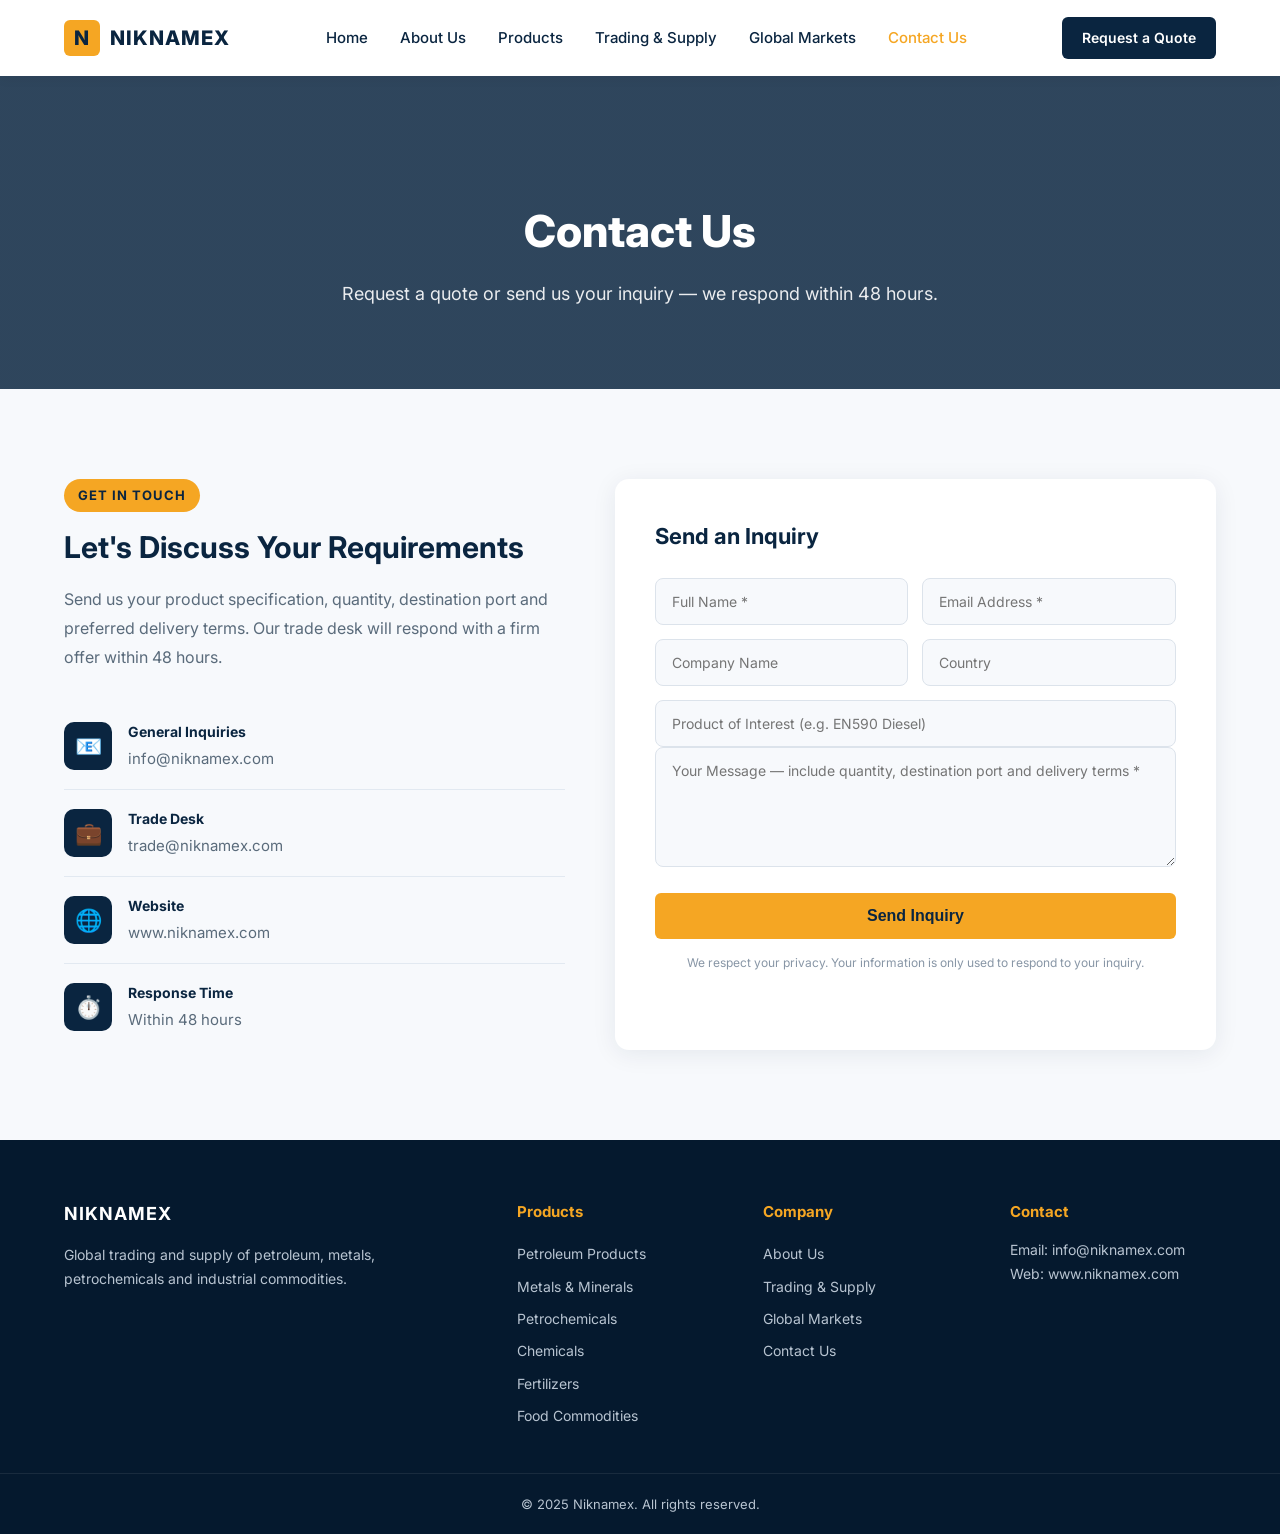
<file: contact.html>
<!DOCTYPE html>
<html lang="en">
<head>
<meta charset="UTF-8">
<meta name="viewport" content="width=device-width, initial-scale=1.0">
<title>Contact Us | Niknamex — Request a Quote</title>
<meta name="description" content="Contact Niknamex trade desk for commodity inquiries, quotations and partnership opportunities.">
<link rel="stylesheet" href="css/style.css">
<link href="https://fonts.googleapis.com/css2?family=Inter:wght@300;400;600;700;800&display=swap" rel="stylesheet">
</head>
<body>

<!-- HEADER -->
<header class="site-header">
  <div class="container nav-wrap">
    <a href="index.html" class="logo">
      <span class="logo-mark">N</span> NIKNAMEX
    </a>
    <nav class="main-nav">
      <a href="index.html">Home</a>
      <a href="about.html">About Us</a>
      <a href="products.html">Products</a>
      <a href="trading.html">Trading & Supply</a>
      <a href="markets.html">Global Markets</a>
      <a href="contact.html" class="active">Contact Us</a>
    </nav>
    <a href="contact.html" class="btn-quote">Request a Quote</a>
  </div>
</header>

<!-- PAGE HERO -->
<section class="page-hero" style="background-image:linear-gradient(rgba(10,37,64,.85),rgba(10,37,64,.85)),url('https://images.unsplash.com/photo-1494412574643-ff11b0a5c1c3?w=1920')">
  <div class="container">
    <h1>Contact Us</h1>
    <p>Request a quote or send us your inquiry — we respond within 48 hours.</p>
  </div>
</section>

<!-- CONTACT SECTION -->
<section class="contact-section">
  <div class="container contact-grid">

    <div class="contact-info">
      <span class="section-label">Get in Touch</span>
      <h2>Let's Discuss Your Requirements</h2>
      <p>Send us your product specification, quantity, destination port and preferred delivery terms. Our trade desk will respond with a firm offer within 48 hours.</p>

      <div class="contact-item">
        <div class="contact-icon">📧</div>
        <div>
          <strong>General Inquiries</strong>
          <span>info@niknamex.com</span>
        </div>
      </div>

      <div class="contact-item">
        <div class="contact-icon">💼</div>
        <div>
          <strong>Trade Desk</strong>
          <span>trade@niknamex.com</span>
        </div>
      </div>

      <div class="contact-item">
        <div class="contact-icon">🌐</div>
        <div>
          <strong>Website</strong>
          <span>www.niknamex.com</span>
        </div>
      </div>

      <div class="contact-item">
        <div class="contact-icon">⏱️</div>
        <div>
          <strong>Response Time</strong>
          <span>Within 48 hours</span>
        </div>
      </div>
    </div>

    <div class="contact-form-wrap">
      <form class="contact-form" action="https://formspree.io/f/xkjoraap" method="POST">
        <h3>Send an Inquiry</h3>

        <div class="form-row">
          <input type="text" name="name" placeholder="Full Name *" required>
          <input type="email" name="email" placeholder="Email Address *" required>
        </div>

        <div class="form-row">
          <input type="text" name="company" placeholder="Company Name">
          <input type="text" name="country" placeholder="Country">
        </div>

        <input type="text" name="product" placeholder="Product of Interest (e.g. EN590 Diesel)">

        <textarea name="message" rows="5" placeholder="Your Message — include quantity, destination port and delivery terms *" required></textarea>

        <button type="submit" class="btn-primary form-btn">Send Inquiry</button>
        <p class="form-note">We respect your privacy. Your information is only used to respond to your inquiry.</p>
      </form>
    </div>

  </div>
</section>

<!-- FOOTER -->
<footer class="site-footer">
  <div class="container footer-grid">
    <div>
      <h4>NIKNAMEX</h4>
      <p>Global trading and supply of petroleum, metals, petrochemicals and industrial commodities.</p>
    </div>
    <div>
      <h5>Products</h5>
      <a href="petroleum.html">Petroleum Products</a>
      <a href="metals.html">Metals & Minerals</a>
      <a href="petrochemical.html">Petrochemicals</a>
      <a href="chemicals.html">Chemicals</a>
      <a href="fertilizers.html">Fertilizers</a>
      <a href="food.html">Food Commodities</a>
    </div>
    <div>
      <h5>Company</h5>
      <a href="about.html">About Us</a>
      <a href="trading.html">Trading & Supply</a>
      <a href="markets.html">Global Markets</a>
      <a href="contact.html">Contact Us</a>
    </div>
    <div>
      <h5>Contact</h5>
      <p>Email: info@niknamex.com</p>
      <p>Web: www.niknamex.com</p>
    </div>
  </div>
  <div class="footer-bottom">
    <div class="container">© 2025 Niknamex. All rights reserved.</div>
  </div>
</footer>

<script src="js/main.js"></script>
</body>
</html>
</file>
<file: css/style.css>
* { margin:0; padding:0; box-sizing:border-box; }
body { font-family:'Inter', sans-serif; color:#1A1A1A; line-height:1.6; background:#fff; }
a { text-decoration:none; color:inherit; }
img { max-width:100%; display:block; }
.container { max-width:1200px; margin:0 auto; padding:0 24px; }

/* HEADER */
.site-header { position:sticky; top:0; background:#fff; box-shadow:0 2px 12px rgba(0,0,0,.06); z-index:100; }
.nav-wrap { display:flex; align-items:center; justify-content:space-between; height:76px; }
.logo { font-weight:800; font-size:20px; color:#0A2540; letter-spacing:1px; display:flex; align-items:center; gap:10px; }
.logo-mark { background:#F5A623; color:#0A2540; width:36px; height:36px; display:grid; place-items:center; border-radius:6px; font-weight:800; }
.main-nav a { margin:0 14px; font-weight:500; color:#0A2540; font-size:15px; }
.main-nav a:hover, .main-nav a.active { color:#F5A623; }
.btn-quote { background:#0A2540; color:#fff; padding:10px 20px; border-radius:6px; font-weight:600; font-size:14px; }
.btn-quote:hover { background:#F5A623; color:#0A2540; }

/* HERO */
.hero { position:relative; height:88vh; min-height:600px; background:url('https://images.unsplash.com/photo-1578575437130-527eed3abbec?w=1920') center/cover no-repeat; color:#fff; display:flex; align-items:center; }
.hero-overlay { position:absolute; inset:0; background:linear-gradient(120deg, rgba(10,37,64,.85), rgba(10,37,64,.55)); }
.hero-content { position:relative; max-width:820px; }
.hero h1 { font-size:56px; font-weight:800; line-height:1.15; margin-bottom:24px; }
.hero p { font-size:20px; margin-bottom:36px; opacity:.95; }
.hero-actions { display:flex; gap:16px; flex-wrap:wrap; }
.btn-primary, .btn-outline { padding:14px 32px; border-radius:6px; font-weight:600; font-size:16px; display:inline-block; transition:.25s; }
.btn-primary { background:#F5A623; color:#0A2540; }
.btn-primary:hover { background:#fff; }
.btn-outline { border:2px solid #fff; color:#fff; }
.btn-outline:hover { background:#fff; color:#0A2540; }

/* TRUST BAR */
.trust-bar { background:#0A2540; color:#fff; padding:34px 0; }
.trust-grid { display:grid; grid-template-columns:repeat(4,1fr); text-align:center; gap:20px; }
.trust-grid strong { display:block; font-size:24px; color:#F5A623; }
.trust-grid span { font-size:14px; opacity:.8; }

/* SECTIONS */
.section-title { font-size:38px; font-weight:800; text-align:center; color:#0A2540; margin-bottom:12px; }
.section-title.light { color:#fff; }
.section-sub { text-align:center; color:#5A6B7B; max-width:760px; margin:0 auto 50px; font-size:17px; }

/* CATEGORIES */
.categories { padding:90px 0; background:#F7F9FC; }
.cat-grid { display:grid; grid-template-columns:repeat(3,1fr); gap:28px; }
.cat-card { background:#fff; border-radius:12px; overflow:hidden; box-shadow:0 4px 20px rgba(10,37,64,.08); transition:.3s; display:flex; flex-direction:column; }
.cat-card:hover { transform:translateY(-6px); box-shadow:0 12px 32px rgba(10,37,64,.16); }
.cat-card img { height:200px; object-fit:cover; }
.cat-body { padding:24px; flex:1; display:flex; flex-direction:column; }
.cat-body h3 { font-size:19px; color:#0A2540; margin-bottom:10px; }
.cat-body p { color:#5A6B7B; font-size:14px; flex:1; margin-bottom:16px; }
.cat-link { color:#F5A623; font-weight:600; font-size:14px; }

/* WHY US */
.why-us { background:#0A2540; padding:90px 0; color:#fff; }
.why-grid { display:grid; grid-template-columns:repeat(4,1fr); gap:24px; margin-top:40px; }
.why-card { background:rgba(255,255,255,.05); border:1px solid rgba(255,255,255,.1); padding:28px; border-radius:10px; }
.why-card h4 { color:#F5A623; margin-bottom:12px; font-size:17px; }
.why-card p { font-size:14px; opacity:.85; }

/* CTA */
.cta { background:#F5A623; padding:70px 0; text-align:center; color:#0A2540; }
.cta-inner h2 { font-size:32px; margin-bottom:12px; }
.cta-inner p { margin-bottom:26px; font-size:17px; }
.cta .btn-primary { background:#0A2540; color:#fff; }
.cta .btn-primary:hover { background:#fff; color:#0A2540; }

/* FOOTER */
.site-footer { background:#05192e; color:#B8C4D1; padding:60px 0 0; }
.footer-grid { display:grid; grid-template-columns:2fr 1fr 1fr 1fr; gap:40px; padding-bottom:40px; }
.footer-grid h4 { color:#fff; margin-bottom:14px; font-size:18px; letter-spacing:1px; }
.footer-grid h5 { color:#F5A623; margin-bottom:14px; font-size:15px; }
.footer-grid a { display:block; padding:5px 0; font-size:14px; }
.footer-grid a:hover { color:#F5A623; }
.footer-grid p { font-size:14px; line-height:1.7; }
.footer-bottom { border-top:1px solid rgba(255,255,255,.08); padding:20px 0; font-size:13px; text-align:center; }

/* PAGE HERO (for inner pages) */
.page-hero { padding:120px 0 80px; color:#fff; background-size:cover; background-position:center; text-align:center; }
.page-hero h1 { font-size:44px; font-weight:800; margin-bottom:14px; }
.page-hero p { font-size:18px; opacity:.9; }

/* PRODUCTS LIST */
.products-list { padding:70px 0; background:#F7F9FC; }
.product-item { display:grid; grid-template-columns:1fr 1.4fr; gap:40px; background:#fff; border-radius:12px; overflow:hidden; box-shadow:0 4px 20px rgba(10,37,64,.08); margin-bottom:32px; }
.product-item img { width:100%; height:100%; object-fit:cover; min-height:320px; }
.product-info { padding:32px; }
.product-info h3 { font-size:24px; color:#0A2540; margin-bottom:18px; }
.product-info ul { list-style:none; margin-bottom:22px; }
.product-info li { padding:8px 0; border-bottom:1px solid #EEF2F7; font-size:15px; color:#3A4A5C; }
.product-info li strong { color:#0A2540; display:inline-block; min-width:130px; }

/* RESPONSIVE */
@media (max-width: 900px) {
  .hero h1 { font-size:36px; }
  .hero p { font-size:17px; }
  .cat-grid, .why-grid, .trust-grid, .footer-grid { grid-template-columns:1fr 1fr; }
  .main-nav { display:none; }
  .product-item { grid-template-columns:1fr; }
}
@media (max-width: 600px) {
  .cat-grid, .why-grid, .trust-grid, .footer-grid { grid-template-columns:1fr; }
  .section-title { font-size:28px; }
}
/* ===== ABOUT PAGE ===== */
.about-section { padding:90px 0; }
.about-grid { display:grid; grid-template-columns:1.2fr 1fr; gap:60px; align-items:center; }
.section-label { display:inline-block; background:#F5A623; color:#0A2540; font-weight:700; font-size:13px; padding:6px 14px; border-radius:20px; margin-bottom:16px; letter-spacing:1px; text-transform:uppercase; }
.about-text h2 { font-size:34px; color:#0A2540; margin-bottom:20px; line-height:1.25; }
.about-text p { font-size:16px; color:#3A4A5C; margin-bottom:16px; line-height:1.8; }
.about-image img { border-radius:12px; box-shadow:0 12px 40px rgba(10,37,64,.15); }

.mission { padding:0 0 90px; }
.mission-box { background:linear-gradient(135deg, #0A2540, #143a5e); color:#fff; padding:60px 50px; border-radius:16px; text-align:center; }
.mission-box h2 { font-size:30px; color:#F5A623; margin-bottom:16px; }
.mission-box p { font-size:19px; max-width:820px; margin:0 auto; opacity:.95; line-height:1.7; }

.values { padding:90px 0; background:#F7F9FC; }
.values-grid { display:grid; grid-template-columns:repeat(4,1fr); gap:24px; }
.value-card { background:#fff; padding:32px 24px; border-radius:12px; box-shadow:0 4px 20px rgba(10,37,64,.08); text-align:center; transition:.3s; }
.value-card:hover { transform:translateY(-6px); box-shadow:0 12px 32px rgba(10,37,64,.16); }
.value-icon { font-size:40px; margin-bottom:16px; }
.value-card h4 { color:#0A2540; font-size:18px; margin-bottom:12px; }
.value-card p { color:#5A6B7B; font-size:14px; line-height:1.7; }

.stats { background:#0A2540; color:#fff; padding:50px 0; }
.stats-grid { display:grid; grid-template-columns:repeat(4,1fr); text-align:center; gap:24px; }
.stats-grid strong { display:block; font-size:26px; color:#F5A623; margin-bottom:6px; }
.stats-grid span { font-size:14px; opacity:.85; }

@media (max-width:900px) {
  .about-grid { grid-template-columns:1fr; gap:40px; }
  .values-grid, .stats-grid { grid-template-columns:1fr 1fr; }
}
@media (max-width:600px) {
  .values-grid, .stats-grid { grid-template-columns:1fr; }
  .mission-box { padding:40px 24px; }
  .mission-box h2 { font-size:24px; }
  .mission-box p { font-size:16px; }
}

/* ===== CONTACT PAGE ===== */
.contact-section { padding:90px 0; background:#F7F9FC; }
.contact-grid { display:grid; grid-template-columns:1fr 1.2fr; gap:50px; }

.contact-info h2 { font-size:30px; color:#0A2540; margin-bottom:18px; line-height:1.3; }
.contact-info > p { color:#5A6B7B; font-size:16px; margin-bottom:32px; line-height:1.8; }

.contact-item { display:flex; gap:16px; align-items:center; padding:18px 0; border-bottom:1px solid #E2E9F1; }
.contact-item:last-child { border-bottom:none; }
.contact-icon { width:48px; height:48px; background:#0A2540; color:#F5A623; border-radius:10px; display:grid; place-items:center; font-size:22px; flex-shrink:0; }
.contact-item strong { display:block; color:#0A2540; font-size:14px; margin-bottom:2px; }
.contact-item span { color:#5A6B7B; font-size:15px; }

.contact-form-wrap { background:#fff; padding:40px; border-radius:14px; box-shadow:0 4px 24px rgba(10,37,64,.08); }
.contact-form h3 { font-size:22px; color:#0A2540; margin-bottom:24px; }
.form-row { display:grid; grid-template-columns:1fr 1fr; gap:14px; margin-bottom:14px; }
.contact-form input,
.contact-form textarea {
  width:100%; padding:14px 16px; border:1px solid #DCE3EB;
  border-radius:8px; font-family:inherit; font-size:14px; color:#1A1A1A;
  background:#F7F9FC; transition:.2s;
}
.contact-form input:focus,
.contact-form textarea:focus { outline:none; border-color:#F5A623; background:#fff; }
.contact-form textarea { margin-bottom:18px; resize:vertical; min-height:120px; }
.form-btn { width:100%; border:none; cursor:pointer; font-size:16px; }
.form-note { font-size:12px; color:#8896A6; margin-top:14px; text-align:center; }

@media (max-width:900px) {
  .contact-grid { grid-template-columns:1fr; gap:40px; }
  .form-row { grid-template-columns:1fr; }
}
@media (max-width:600px) {
  .contact-form-wrap { padding:26px 20px; }
}
</file>
